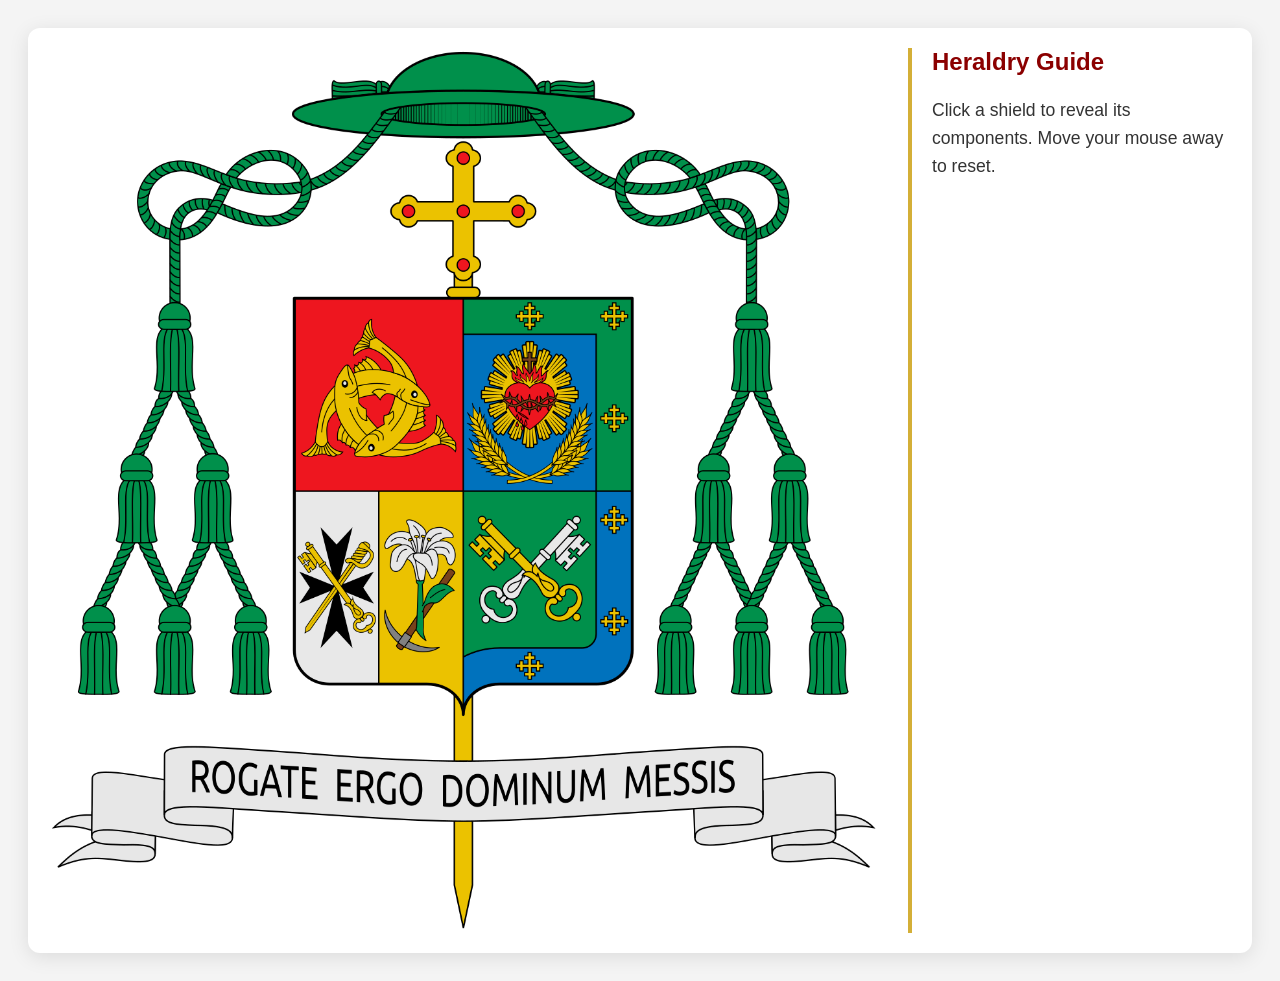
<file: test/test.html>
<!DOCTYPE html>
<html lang="en">
<head>
    <meta charset="UTF-8">
    <meta name="viewport" content="width=device-width, initial-scale=1.0">
    <title>Interactive Coat of Arms</title>
    <style>
        :root {
            --accent: #D4AF37;
            --text-color: #333;
        }

        body { 
            font-family: sans-serif; 
            display: flex; 
            justify-content: center; 
            padding: 20px; 
            background: #f4f4f4; 
        }
        
        .container { 
            display: flex; 
            background: white; 
            padding: 20px; 
            border-radius: 12px; 
            box-shadow: 0 4px 20px rgba(0,0,0,0.1);
            max-width: 1200px;
            gap: 30px;
        }

        .wrapper { 
            position: relative; 
            display: inline-block; 
        }

        #coa-img { 
            display: block; 
            max-width: 100%; 
            height: auto; 
        }
        
        #highlight-canvas {
            position: absolute;
            top: 0; left: 0;
            pointer-events: none; 
        }

        .sidebar { 
            flex: 1; 
            min-width: 300px; 
            border-left: 4px solid var(--accent); 
            padding-left: 20px; 
        }

        #info-title { color: #8B0000; margin-top: 0; }
        #info-content { line-height: 1.6; color: var(--text-color); font-size: 1.1rem; }

        area { cursor: pointer; }
    </style>
</head>
<body>

<div class="container">
    <div class="wrapper" id="coa-wrapper">
        <img src="/res/bishops/herman_abcede/coat_of_arms.png" usemap="#image-map" id="coa-img">
        <canvas id="highlight-canvas"></canvas>
        
        <map name="image-map" id="main-map">
            <area class="static" alt="Motto" coords="8,1202,15,1194,25,1189,46,1184,65,1183,67,1124,79,1117,93,1115,115,1117,143,1121,178,1126,181,1089,196,1078,210,1075,241,1077,273,1081,336,1083,408,1090,452,1091,526,1097,593,1100,648,1099,713,1097,789,1096,862,1089,933,1086,990,1080,1054,1079,1078,1079,1085,1079,1096,1083,1102,1087,1103,1130,1128,1123,1153,1121,1177,1120,1188,1118,1200,1117,1209,1122,1214,1130,1216,1182,1233,1182,1246,1187,1256,1191,1267,1195,1275,1204,1255,1202,1243,1202,1220,1206,1214,1209,1213,1225,1227,1234,1239,1239,1251,1247,1266,1262,1236,1251,1204,1252,1182,1253,1164,1255,1143,1256,1123,1252,1117,1241,1117,1217,1093,1221,1062,1227,1040,1229,1016,1230,999,1224,997,1173,913,1177,846,1183,794,1187,730,1191,660,1191,604,1191,540,1189,463,1184,392,1180,331,1176,289,1173,284,1223,269,1230,244,1230,217,1223,167,1216,167,1243,160,1253,146,1256,128,1258,111,1254,96,1252,81,1252,64,1252,54,1253,38,1256,25,1260,15,1263,29,1250,40,1241,50,1234,64,1228,72,1225,68,1218,67,1209,56,1204,44,1200,31,1200,23,1202" shape="poly">
            <area class="static" alt="Galero" coords="641,7,625,8,613,10,599,11,587,16,575,19,563,26,553,32,546,36,539,44,532,51,526,59,521,51,513,51,505,58,499,52,490,50,481,50,472,52,463,52,453,54,447,53,442,50,438,55,438,67,438,78,427,80,414,84,404,85,393,89,383,95,377,102,383,110,404,118,426,122,445,124,456,126,475,129,492,130,480,147,461,166,453,174,435,188,416,197,405,201,400,191,392,180,382,169,370,163,354,158,340,157,325,159,313,163,300,171,291,178,280,187,274,195,257,189,236,180,212,174,200,173,187,175,175,181,165,184,158,191,149,204,142,215,139,231,140,245,142,257,149,270,155,279,168,287,178,292,188,295,188,392,180,398,172,406,170,415,172,420,170,427,174,432,168,443,167,459,168,499,167,511,162,524,174,528,129,627,122,631,115,637,113,643,113,651,110,658,111,663,116,665,111,674,108,686,108,705,109,717,110,732,107,749,105,758,115,762,71,861,62,866,56,872,54,880,55,889,53,896,57,901,53,910,50,916,50,968,50,977,49,985,47,992,60,996,73,997,85,996,99,996,343,995,343,987,341,977,340,953,340,930,339,909,333,901,338,895,335,888,335,875,330,867,324,863,319,858,276,763,284,760,283,745,281,729,282,700,281,680,273,667,279,662,278,655,278,645,272,636,266,630,262,625,217,529,227,528,223,508,222,491,223,477,224,457,222,446,215,433,219,431,219,422,219,414,215,403,204,394,204,296,222,291,236,284,245,276,254,266,262,253,275,259,288,265,301,269,317,273,328,273,342,274,360,271,376,267,386,258,396,247,402,235,407,218,429,208,451,197,469,182,479,173,496,156,513,133,544,135,582,138,612,137,661,137,704,137,734,136,766,133,785,155,802,172,820,190,832,197,842,204,852,209,862,215,875,219,878,235,885,247,893,258,906,267,921,271,937,274,952,274,964,273,978,269,992,265,1006,260,1018,253,1026,266,1036,276,1051,288,1060,292,1076,295,1076,392,1065,403,1061,414,1062,423,1060,429,1066,433,1060,440,1057,455,1058,495,1057,517,1053,526,1062,528,1018,627,1009,632,1004,642,1002,654,1001,662,1007,667,1000,677,999,686,999,705,999,723,999,740,998,752,994,760,1004,762,961,859,954,863,947,870,945,876,944,884,942,891,947,899,942,907,939,916,940,971,937,987,936,993,947,995,990,996,1229,995,1234,994,1231,985,1230,971,1230,915,1227,908,1223,900,1226,897,1226,890,1226,883,1225,874,1220,867,1212,861,1165,762,1175,759,1172,733,1173,694,1170,679,1165,668,1167,660,1167,654,1165,639,1158,630,1151,627,1106,530,1117,526,1112,494,1112,443,1105,433,1110,429,1109,421,1109,408,1102,398,1093,394,1092,295,1102,293,1113,287,1125,279,1132,269,1139,258,1141,245,1143,231,1139,216,1132,204,1123,193,1115,187,1105,181,1093,176,1082,174,1068,173,1044,180,1023,187,1006,195,991,178,980,170,967,164,956,159,940,157,926,158,911,163,898,169,889,179,880,191,876,202,854,192,836,182,819,167,802,150,786,131,814,129,835,127,855,123,875,119,892,112,904,104,903,96,889,89,843,78,841,49,835,53,826,54,790,51,781,52,775,57,771,50,764,52,754,59,738,40,719,26,703,19,682,14,663,9" shape="poly">

            <area class="parent" data-group="diocese" alt="Diocese of Daet" coords="380,386,380,936,387,954,393,964,407,974,425,983,599,982,616,991,628,997,635,1009,641,1026,639,386" shape="poly">
            <area class="parent" data-group="herman" alt="Bishop Herman Arms" coords="642,388,639,1029,646,1011,651,1001,661,994,672,986,682,982,854,984,868,977,883,970,893,956,900,944,901,933,901,387" shape="poly">

            <area class="static" alt="Processional Cross" coords="642,146,634,146,627,152,620,158,616,169,616,176,625,183,625,237,569,239,565,232,556,228,550,231,542,234,542,241,534,241,529,249,531,258,537,264,543,265,546,273,555,276,563,271,567,266,624,267,625,319,619,322,615,328,615,336,618,342,627,347,627,368,620,369,615,373,617,380,621,385,627,1291,641,1355,655,1290,654,385,661,385,665,380,667,373,661,369,654,369,655,346,661,345,665,339,668,332,664,325,656,321,656,268,710,267,715,271,721,275,728,276,734,273,738,264,745,264,749,258,753,252,750,245,745,240,738,239,736,232,730,228,723,227,715,230,712,236,656,237,656,183,661,180,665,174,667,167,664,161,654,157,654,153,648,147" shape="poly">            
        </map>
    </div>

    <div class="sidebar">
        <h2 id="info-title">Heraldry Guide</h2>
        <div id="info-content">
            <p>Click a shield to reveal its components. Move your mouse away to reset.</p>
        </div>
    </div>
</div>

<script>
  const heraldryData = {
        "diocese of daet": { title: 'The Coat of Arms of the Diocese of Daet', content: 'The color <b>Gules (Red)</b> is in memory of the <b>first Bishop of Daet,</b> the Most <b>Reverend Celestino R. Enverga</b>, as his second surname in Spanish means red, <b>"Rojo."</b> <br><br> The <b>Or (Gold)</b> and <b>Argent (White)</b> are the colors of the Papal flag, <b>symbolizing the Diocese\'s loyalty to the Lord Jesus Christ and to the Successor of St. Peter.</b>' },
        "holy trinity": { title: '', content: 'One of the earliest Christian symbols for the <b>Holy Trinity can be seen: three fishes joined together in a single triangular shape.</b> The Holy Trinity is the <b>Titular Patron of the Cathedral</b> of the Diocese of Daet. On the Feast of the Holy Trinity (June 9, 1974), the Papal Nuncio announced to the newspapers the establishment of the new Diocese and the choice of Pope Paul VI for its first bishop.' },
        "cross with keys": { title: '', content: 'The <b>Black Cross with eight points</b> is a symbol dating back to the first century for <b>St. John the Baptist, the Patron of the Parish and the Capitol of Camarines Norte, the town of Daet;</b> this has also been the seat of the Bishop of the Diocese since its establishment in 1974. The <b>Golden Key</b> is the symbol of <b>St. Peter the Apostle</b> (Mt 16:19), who is also the Patron of the <b>Parish in the town of Vinzons, Camarines Norte.</b> The <b>Golden Sword</b> is a unique symbol of the <b>Parish of Our Lady of Candelaria in Paracale, Camarines Norte.</b>' },
        "flower and axe": { title: '', content: 'On the left side, there is a <b>White Lily</b>, a sign of <b>St. Joseph,</b> and of his <b>goodness, holiness, purity, and obedience to God.</b> <br><br> The <b>Pickaxe</b> is a symbol of the <b>gold, iron, and copper mines, and other minerals abundant in the province of Camarines Norte,</b> which the Diocese oversees. This symbol also comes from the first seal of the Diocese. ' },
        "bishop herman arms": { title: 'Personal Coat of Arms of the Most Reverend Herman Guinto Abcede, R.C.J., D.D.', content: 'The color <b>Azure (Blue)</b> is based on the deep devotion of Bishop Herman to the Blessed Virgin Mary, and <b>Vert (Green)</b> is the color for <b>Ecclesiastical inquiry in the field of Canon Law,</b> a field of study that is important to Bishop Herman.' },
        "burning heart": { title: '', content: 'The Radiant <b>Sacred Heart with Wheat</b> is a symbol of the <b>Burning Heart of Jesus,</b> which is full of mercy for people who approach Him like sheep without a shepherd. This is why Jesus told His disciples to <b>pray to the Lord of the Harvest to send workers into His harvest.</b> These are also symbols borrowed from the logo of the <b>Congregation of the Rogationists of the Heart of Jesus,</b> founded by St. Hannibal Mary Di Francia, of which the Bishop is also a member.' },
        "keys": { title: '', content: '<,>St. Peter the Apostle, the patron of the town where Bishop Herman originated (Vinzons, Camarines Norte),</b> is depicted holding <b>two keys</b> symbolizing the keys to the Kingdom of Heaven. These symbols declare St. Peter\'s duty as the guardian of the gates of Heaven, according to the Bible, especially in Matthew 16:19, where Jesus gave Peter the "keys of the kingdom of heaven." The two keys also signify his power to bind and to loose, showing his very important duty in the Church.' },
        "border": { title: '', content: 'The <b>twelve crosses with smaller crosses on their arms (or Cross Crosslets)</b> are also symbols of the <b>Catholic Church founded on the faith of the Twelve Apostles,</b> and can be seen in the Small Christian Communities journeying together in the spirit of the <b>Synodal</b> process.' },
        "motto": { title: '', content: '<b>"ROGATE ERGO DOMINUM MESSIS",</b> taken from the Good News according to <b>St. Matthew (9:38): "Pray therefore the Lord of the harvest</b> to send out laborers into his harvest."' },
        "processional cross": {title: 'Processional Cross', content: 'Also called the Heraldic Cross, is the <b>cross</b> placed directly behind the shield. the cross <b>"supports"</b> the shield from behind, acting as the primary symbol of the <b>cleric\'s participation in the authority of Christ.</b> A <b>bishops processional cross</b> only has <b>one bar (Latin Cross)</b> symbolizing it\'s <b>rank as a bishop</b>'},
        "galero": {title: 'Galero', content: 'A bishop\'s <b>galero</b> is green; The <b>green</b> color specifically symbolizes the <b>office of a shepherd and the hope for the spiritual growth of the diocese,</b> the color originated in Spain where formerly a green hat was actually worn by bishops. <br><br> A bishop\'s galero has <b>6 tassles on each side</b> in a pyramind structure (arranged 1, 2, 3), for a <b>total of 12</b>. The number of <b>tassles hanging from each side of the galero</b> symbolizes the <b>rank and authority in the Catholic Church.</b>'}
    };

    const img = document.getElementById('coa-img');
    const canvas = document.getElementById('highlight-canvas');
    const ctx = canvas.getContext('2d');
    const mainMap = document.getElementById('main-map');
    const infoTitle = document.getElementById('info-title');
    const infoContent = document.getElementById('info-content');

    const childData = {
        diocese: [
            { alt: "Holy Trinity", coords: "379,387,380,684,639,684,637,387" },
            { alt: "Cross with Keys", coords: "382,683,380,936,385,949,391,960,403,971,422,980,509,980,509,683" },
            { alt: "Flower and Axe", coords: "512,683,511,980,599,983,617,991,634,1007,641,1028,639,685" }
        ],
        herman: [
            { alt: "Burning Heart", coords: "642,442,642,682,845,683,843,443" },
            { alt: "Keys", coords: "642,684,639,940,651,934,663,927,679,925,824,926,834,922,841,917,846,909,845,684" },
            { alt: "Border", coords: "643,388,643,442,846,442,845,905,841,913,835,922,823,925,677,925,661,928,648,936,642,941,639,1029,651,1003,660,990,671,987,684,984,853,983,871,975,885,967,893,956,901,938,901,385" }
        ]
    };

    function resizeMap() {
        if (!img.naturalWidth) return;
        const scale = img.clientWidth / img.naturalWidth;
        canvas.width = img.clientWidth;
        canvas.height = img.clientHeight;
        
        document.querySelectorAll('area:not(.child)').forEach(area => {
            if(!area.dataset.original) area.dataset.original = area.coords;
            area.coords = area.dataset.original.split(',').map(c => Math.round(c * scale)).join(',');
        });
    }

    function resetAll() {
        document.querySelectorAll('.child').forEach(c => c.remove());
        updateSidebar("Heraldry Guide", "Click a shield to reveal its components. Move your mouse away to reset.");
        ctx.clearRect(0, 0, canvas.width, canvas.height);
    }

    function injectChildren(groupName) {
        document.querySelectorAll('.child').forEach(c => c.remove());
        const scale = img.clientWidth / img.naturalWidth;
        
        childData[groupName].forEach(data => {
            const area = document.createElement('area');
            area.className = 'child';
            area.shape = 'poly';
            area.alt = data.alt;
            area.coords = data.coords.split(',').map(c => Math.round(c * scale)).join(',');

            area.addEventListener('mouseenter', drawHighlight);
            // If mouse leaves child, clear highlight but DON'T reset (it might go back to parent)
            area.addEventListener('mouseleave', () => ctx.clearRect(0, 0, canvas.width, canvas.height));
            area.addEventListener('click', (e) => {
                e.stopPropagation();
                updateSidebar(data.alt, `Historical explanation of the ${data.alt} symbol.`);
            });

            mainMap.prepend(area); 
        });
    }

    function drawHighlight(e) {
        const area = e.target;
        const coords = area.coords.split(',').map(Number);
        ctx.clearRect(0, 0, canvas.width, canvas.height);
        ctx.fillStyle = area.classList.contains('parent') ? "rgba(139, 0, 0, 0.3)" : "rgba(212, 175, 55, 0.4)";
        ctx.strokeStyle = "#D4AF37";
        ctx.lineWidth = 2;
        ctx.beginPath();
        for (let i = 0; i < coords.length; i += 2) {
            i === 0 ? ctx.moveTo(coords[i], coords[i+1]) : ctx.lineTo(coords[i], coords[i+1]);
        }
        ctx.closePath(); ctx.fill(); ctx.stroke();
    }

    function updateSidebar(altText) {
        const data = heraldryData[altText.toLowerCase()];
        if (data) {
            infoTitle.innerText = data.title;
            infoContent.innerHTML = `<p>${data.content}</p>`;
        }
    }

    // Global Click Reset
    document.addEventListener('click', resetAll);

    function setupAreas() {
        document.querySelectorAll('.parent, .static').forEach(area => {
            area.addEventListener('click', (e) => {
                e.stopPropagation();
                if (area.classList.contains('parent')) {
                    injectChildren(area.dataset.group);
                    updateSidebar(area.alt, "Symbols unlocked. Hover over them to see details.");
                } else {
                    resetAll();
                    updateSidebar(area.alt, `The ${area.alt} represents...`);
                }
            });

            area.addEventListener('mouseenter', drawHighlight);

            area.addEventListener('mouseleave', (e) => {
                ctx.clearRect(0, 0, canvas.width, canvas.height);
                
                // Logic: If we move from parent to a child, don't reset.
                // We use a small timeout to see where the mouse "landed"
                setTimeout(() => {
                    const hovered = document.querySelectorAll('area:hover');
                    if (hovered.length === 0) {
                        resetAll();
                    }
                }, 10);
            });
        });
    }

    window.addEventListener('load', () => {
        resizeMap();
        setupAreas();
    });
    window.addEventListener('resize', resizeMap);
</script>

</body>
</html>
</file>
